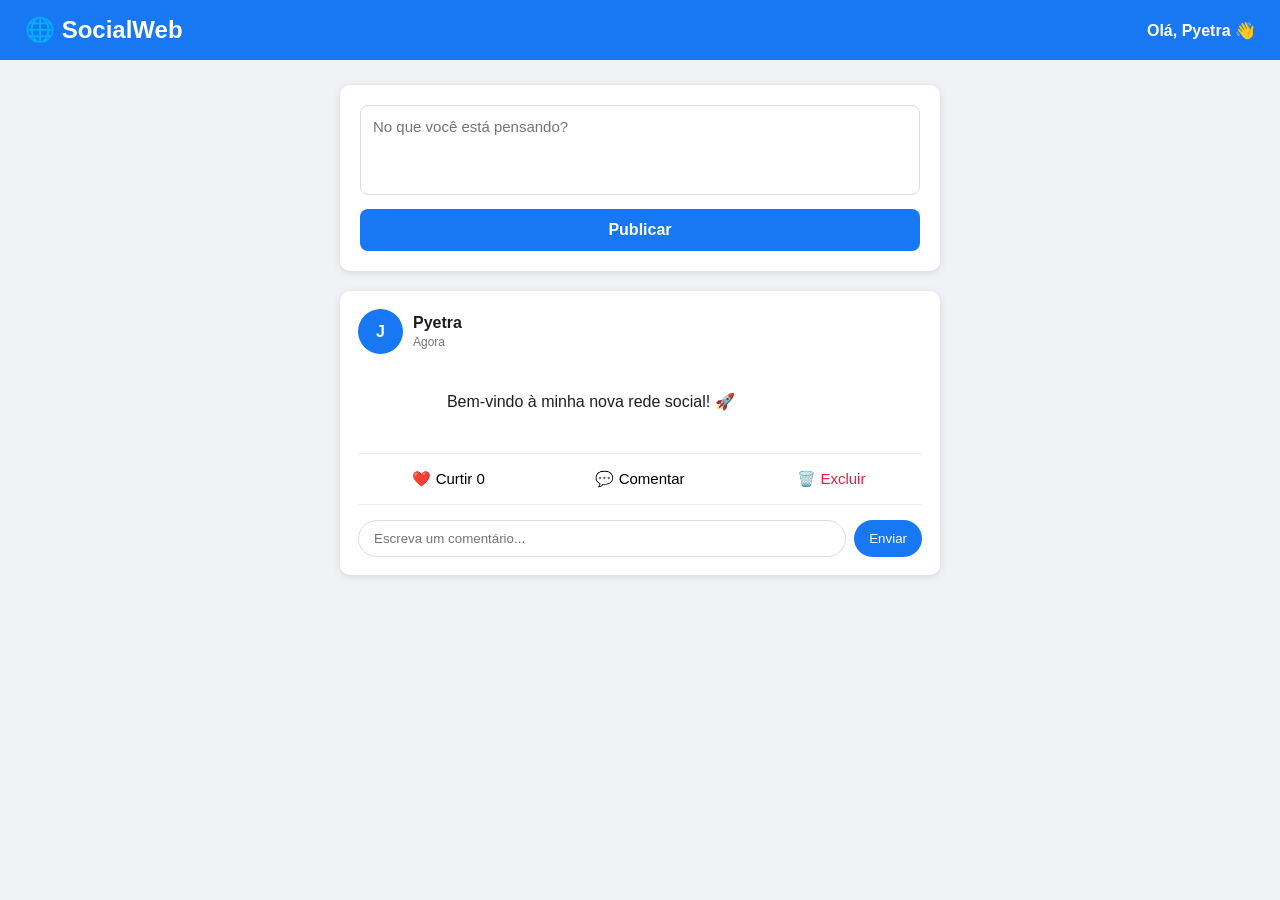
<file: PAGINA RESPONSIVA/index.html>
<!DOCTYPE html>
<html lang="pt-BR">
<head>
    <meta charset="UTF-8">
    <meta name="viewport" content="width=device-width, initial-scale=1.0">
    <title>SocialWeb</title>

    <style>
        * {
            margin: 0;
            padding: 0;
            box-sizing: border-box;
            font-family: Arial, sans-serif;
        }

        body {
            background: #f0f2f5;
            color: #1c1e21;
        }

        /* Cabeçalho */
        header {
            background: #1877f2;
            color: white;
            height: 60px;
            display: flex;
            align-items: center;
            justify-content: space-between;
            padding: 0 25px;
            position: sticky;
            top: 0;
            z-index: 10;
        }

        header h1 {
            font-size: 24px;
        }

        .perfil {
            font-weight: bold;
        }

        /* Container principal */
        main {
            width: 600px;
            max-width: 95%;
            margin: 25px auto;
        }

        /* Caixa de criar postagem */
        .criar-post {
            background: white;
            padding: 20px;
            border-radius: 10px;
            box-shadow: 0 2px 8px rgba(0,0,0,0.1);
            margin-bottom: 20px;
        }

        .criar-post textarea {
            width: 100%;
            height: 90px;
            resize: none;
            border: 1px solid #ddd;
            border-radius: 8px;
            padding: 12px;
            font-size: 15px;
            outline: none;
        }

        .criar-post textarea:focus {
            border-color: #1877f2;
        }

        .botao-publicar {
            width: 100%;
            margin-top: 10px;
            padding: 12px;
            background: #1877f2;
            color: white;
            border: none;
            border-radius: 8px;
            font-size: 16px;
            font-weight: bold;
            cursor: pointer;
        }

        .botao-publicar:hover {
            background: #0d65d9;
        }

        /* Publicação */
        .post {
            background: white;
            border-radius: 10px;
            margin-bottom: 20px;
            padding: 18px;
            box-shadow: 0 2px 8px rgba(0,0,0,0.1);
        }

        .post-header {
            display: flex;
            align-items: center;
            margin-bottom: 12px;
        }

        .avatar {
            width: 45px;
            height: 45px;
            background: #1877f2;
            color: white;
            border-radius: 50%;
            display: flex;
            align-items: center;
            justify-content: center;
            font-weight: bold;
            margin-right: 10px;
        }

        .nome {
            font-weight: bold;
        }

        .data {
            color: #777;
            font-size: 12px;
            margin-top: 3px;
        }

        .texto-post {
            font-size: 16px;
            line-height: 1.5;
            margin-bottom: 15px;
            white-space: pre-wrap;
        }

        /* Botões */
        .acoes {
            display: flex;
            border-top: 1px solid #eee;
            border-bottom: 1px solid #eee;
            padding: 8px 0;
            gap: 10px;
        }

        .acoes button {
            flex: 1;
            border: none;
            background: transparent;
            padding: 8px;
            cursor: pointer;
            font-size: 15px;
            border-radius: 6px;
        }

        .acoes button:hover {
            background: #f0f2f5;
        }

        .curtido {
            color: #1877f2;
            font-weight: bold;
        }

        /* Comentários */
        .comentarios {
            margin-top: 15px;
        }

        .comentario {
            background: #f0f2f5;
            padding: 10px;
            border-radius: 10px;
            margin-bottom: 8px;
        }

        .comentario strong {
            display: block;
            margin-bottom: 4px;
        }

        .campo-comentario {
            display: flex;
            gap: 8px;
            margin-top: 10px;
        }

        .campo-comentario input {
            flex: 1;
            border: 1px solid #ddd;
            border-radius: 20px;
            padding: 10px 15px;
            outline: none;
        }

        .campo-comentario button {
            background: #1877f2;
            color: white;
            border: none;
            border-radius: 20px;
            padding: 0 15px;
            cursor: pointer;
        }

        .excluir {
            color: #e41e3f !important;
        }

        @media (max-width: 500px) {
            header {
                padding: 0 15px;
            }

            header h1 {
                font-size: 20px;
            }

            main {
                max-width: 94%;
            }
        }
    </style>
</head>

<body>

    <header>
        <h1>🌐 SocialWeb</h1>
        <div class="perfil">Olá, Pyetra 👋</div>
    </header>

    <main>

        <!-- Criar publicação -->
        <section class="criar-post">
            <textarea 
                id="textoPost"
                placeholder="No que você está pensando?"
            ></textarea>

            <button class="botao-publicar" onclick="criarPost()">
                Publicar
            </button>
        </section>

        <!-- Feed -->
        <section id="feed">

            <!-- Post inicial -->
            <article class="post">

                <div class="post-header">
                    <div class="avatar">J</div>

                    <div>
                        <div class="nome">Pyetra</div>
                        <div class="data">Agora</div>
                    </div>
                </div>

                <div class="texto-post">
                    Bem-vindo à minha nova rede social! 🚀
                </div>

                <div class="acoes">
                    <button onclick="curtir(this)">
                        ❤️ Curtir <span>0</span>
                    </button>

                    <button onclick="focarComentario(this)">
                        💬 Comentar
                    </button>

                    <button class="excluir" onclick="excluirPost(this)">
                        🗑️ Excluir
                    </button>
                </div>

                <div class="comentarios">

                    <div class="lista-comentarios"></div>

                    <div class="campo-comentario">
                        <input 
                            type="text"
                            placeholder="Escreva um comentário..."
                            onkeydown="enviarComEnter(event, this)"
                        >

                        <button onclick="comentar(this)">
                            Enviar
                        </button>
                    </div>

                </div>

            </article>

        </section>

    </main>

    <script>

        // Criar nova publicação
        function criarPost() {

            const textarea = document.getElementById("textoPost");
            const texto = textarea.value.trim();

            if (texto === "") {
                alert("Digite alguma coisa antes de publicar!");
                return;
            }

            const agora = new Date();

            const horario = agora.toLocaleTimeString("pt-BR", {
                hour: "2-digit",
                minute: "2-digit"
            });

            const post = document.createElement("article");

            post.className = "post";

            post.innerHTML = `
                <div class="post-header">
                    <div class="avatar">J</div>

                    <div>
                        <div class="nome">João Silva</div>
                        <div class="data">Hoje às ${horario}</div>
                    </div>
                </div>

                <div class="texto-post">
                    ${escaparHTML(texto)}
                </div>

                <div class="acoes">

                    <button onclick="curtir(this)">
                        ❤️ Curtir <span>0</span>
                    </button>

                    <button onclick="focarComentario(this)">
                        💬 Comentar
                    </button>

                    <button class="excluir" onclick="excluirPost(this)">
                        🗑️ Excluir
                    </button>

                </div>

                <div class="comentarios">

                    <div class="lista-comentarios"></div>

                    <div class="campo-comentario">

                        <input 
                            type="text"
                            placeholder="Escreva um comentário..."
                            onkeydown="enviarComEnter(event, this)"
                        >

                        <button onclick="comentar(this)">
                            Enviar
                        </button>

                    </div>

                </div>
            `;

            const feed = document.getElementById("feed");

            feed.prepend(post);

            textarea.value = "";
        }


        // Curtir publicação
        function curtir(botao) {

            const contador = botao.querySelector("span");

            let quantidade = parseInt(contador.textContent);

            if (botao.classList.contains("curtido")) {

                quantidade--;

                botao.classList.remove("curtido");

            } else {

                quantidade++;

                botao.classList.add("curtido");

            }

            contador.textContent = quantidade;
        }


        // Adicionar comentário
        function comentar(botao) {

            const campo = botao.parentElement.querySelector("input");

            const texto = campo.value.trim();

            if (texto === "") {
                return;
            }

            const lista = botao
                .closest(".comentarios")
                .querySelector(".lista-comentarios");

            const comentario = document.createElement("div");

            comentario.className = "comentario";

            comentario.innerHTML = `
                <strong>João Silva</strong>
                ${escaparHTML(texto)}
            `;

            lista.appendChild(comentario);

            campo.value = "";
        }


        // Comentar pressionando Enter
        function enviarComEnter(event, input) {

            if (event.key === "Enter") {

                const botao = input.parentElement.querySelector("button");

                comentar(botao);
            }
        }


        // Focar no campo de comentário
        function focarComentario(botao) {

            const post = botao.closest(".post");

            const input = post.querySelector(".campo-comentario input");

            input.focus();
        }


        // Excluir publicação
        function excluirPost(botao) {

            const post = botao.closest(".post");

            if (confirm("Tem certeza que deseja excluir esta publicação?")) {
                post.remove();
            }
        }


        // Evita que HTML digitado pelo usuário seja executado
        function escaparHTML(texto) {

            const div = document.createElement("div");

            div.textContent = texto;

            return div.innerHTML;
        }

    </script>

</body>
</html>
</file>
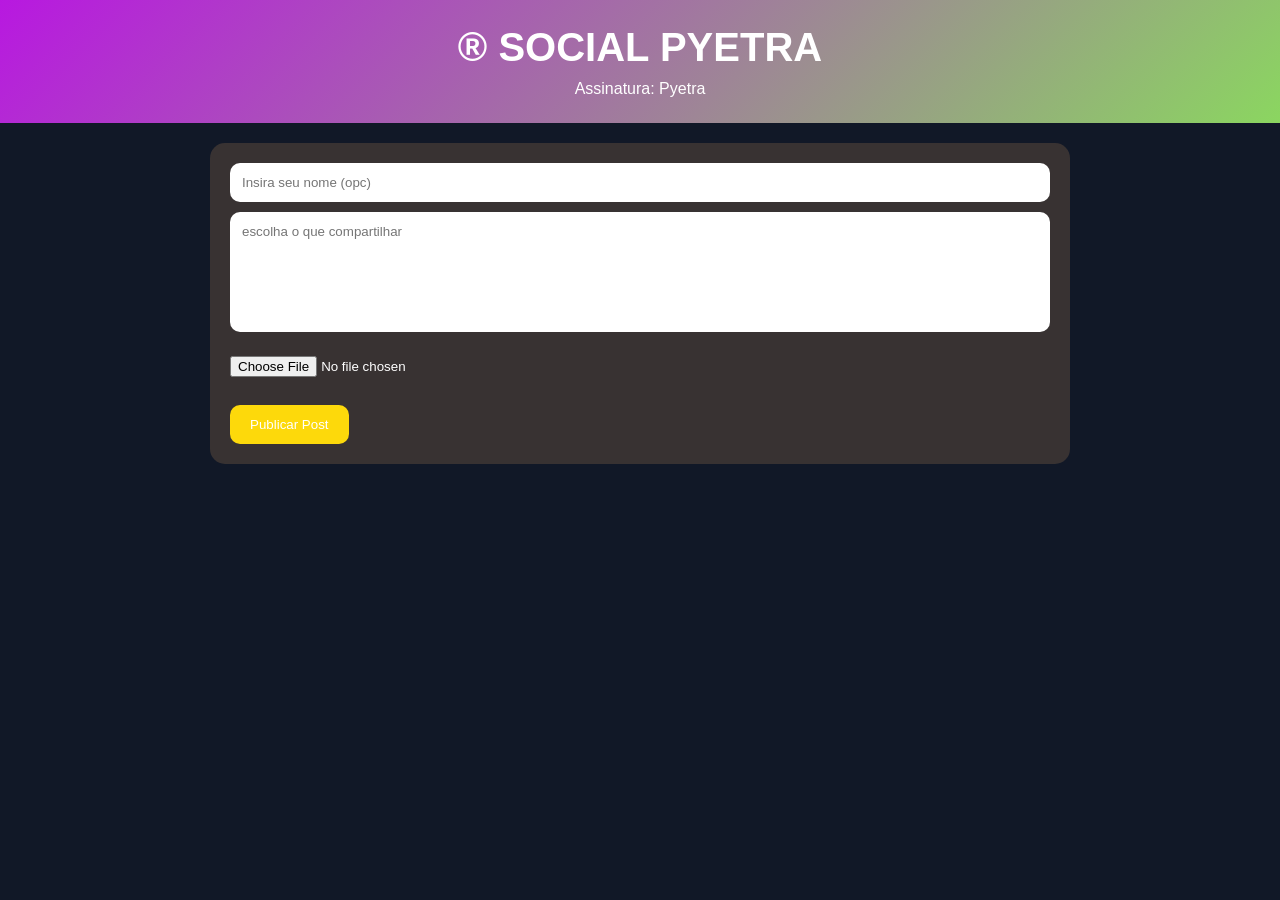
<file: PROJETO AGRINHO/index.html>
<!DOCTYPE html>
<html lang="pt-BR">
<head>
<meta charset="UTF-8">
<meta name="viewport" content="width=device-width, initial-scale=1.0">
<title>SOCIAL PYETRA</title>

<style>
*{
    margin:0;
    padding:0;
    box-sizing:border-box;
    font-family:Arial,sans-serif;
}

body{
    background:#111827;
    color:white;
}

header{
    background:linear-gradient(135deg,#b818e0,#8bd660);
    padding:25px;
    text-align:center;
}

header h1{
    font-size:40px;
}

header p{
    margin-top:10px;
}

.container{
    max-width:900px;
    margin:auto;
    padding:20px;
}

.novo-post{
    background:#383232;
    padding:20px;
    border-radius:15px;
    margin-bottom:20px;
}

input[type=text],
textarea{
    width:100%;
    padding:12px;
    border:none;
    border-radius:10px;
    margin-bottom:10px;
}

textarea{
    height:120px;
    resize:none;
}

input[type=file]{
    margin:10px 0;
}

button{
    background:#fdd90b;
    color:white;
    border:none;
    padding:12px 20px;
    border-radius:10px;
    cursor:pointer;
}

button:hover{
    background:#b4a0d3;
}

.post{
    background:#1f2937;
    margin-bottom:20px;
    border-radius:15px;
    overflow:hidden;
}

.post-header{
    padding:15px;
    background:#374151;
}

.post-header h3{
    margin-bottom:5px;
}

.post-conteudo{
    padding:15px;
}

.post img{
    width:100%;
    max-height:500px;
    object-fit:cover;
}

.acoes{
    padding:15px;
    border-top:1px solid #374151;
}

.like{
    cursor:pointer;
}

.comentarios{
    padding:15px;
}

.comentario{
    background:#374151;
    padding:10px;
    border-radius:8px;
    margin-top:8px;
}
</style>
</head>
<body>

<header>
<h1>® SOCIAL PYETRA</h1>
<p>Assinatura: Pyetra</p>
</header>

<div class="container">

<div class="novo-post">

<input type="text" id="nome" placeholder="Insira seu nome (opc)">

<textarea id="mensagem"
placeholder="escolha o que compartilhar"></textarea>

<input type="file" id="foto" accept="image/*">

<br><br>

<button onclick="publicar()">
Publicar Post
</button>

</div>

<div id="feed"></div>

</div>

<script>

function publicar(){

let nome =
document.getElementById("nome").value;

let mensagem =
document.getElementById("mensagem").value;

let foto =
document.getElementById("foto").files[0];

if(nome.trim() === ""){
    alert("Digite seu nome");
    return;
}

if(mensagem.trim() === "" && !foto){
    alert("Escreva algo ou envie uma foto");
    return;
}

let feed =
document.getElementById("feed");

let data =
new Date().toLocaleString("pt-BR");

let imagemHTML = "";

if(foto){
    let url =
    URL.createObjectURL(foto);

    imagemHTML =
    `<img src="${url}">`;
}

let post =
document.createElement("div");

post.className = "post";

post.innerHTML = `

<div class="post-header">
<h3>${nome}</h3>
<small>${data}</small>
</div>

<div class="post-conteudo">
<p>${mensagem}</p>
${imagemHTML}
</div>

<div class="acoes">
<span class="like"
onclick="curtir(this)">
❤️ Curtir (0)
</span>
</div>

<div class="comentarios">

<input type="text"
placeholder="Escreva um comentário">

<button onclick="comentar(this)">
Comentar
</button>

<div class="lista"></div>

</div>
`;

feed.prepend(post);

document.getElementById("nome").value="";
document.getElementById("mensagem").value="";
document.getElementById("foto").value="";
}

function curtir(el){

let texto = el.innerHTML;

let numero =
parseInt(texto.match(/\d+/)[0]);

numero++;

el.innerHTML =
`❤️ Curtir (${numero})`;
}

function comentar(botao){

let caixa =
botao.parentElement.querySelector("input");

if(caixa.value.trim() === ""){
    return;
}

let lista =
botao.parentElement.querySelector(".lista");

let div =
document.createElement("div");

div.className="comentario";

div.innerHTML =
caixa.value;

lista.appendChild(div);

caixa.value="";
}

</script>

</body>
</html>
</file>
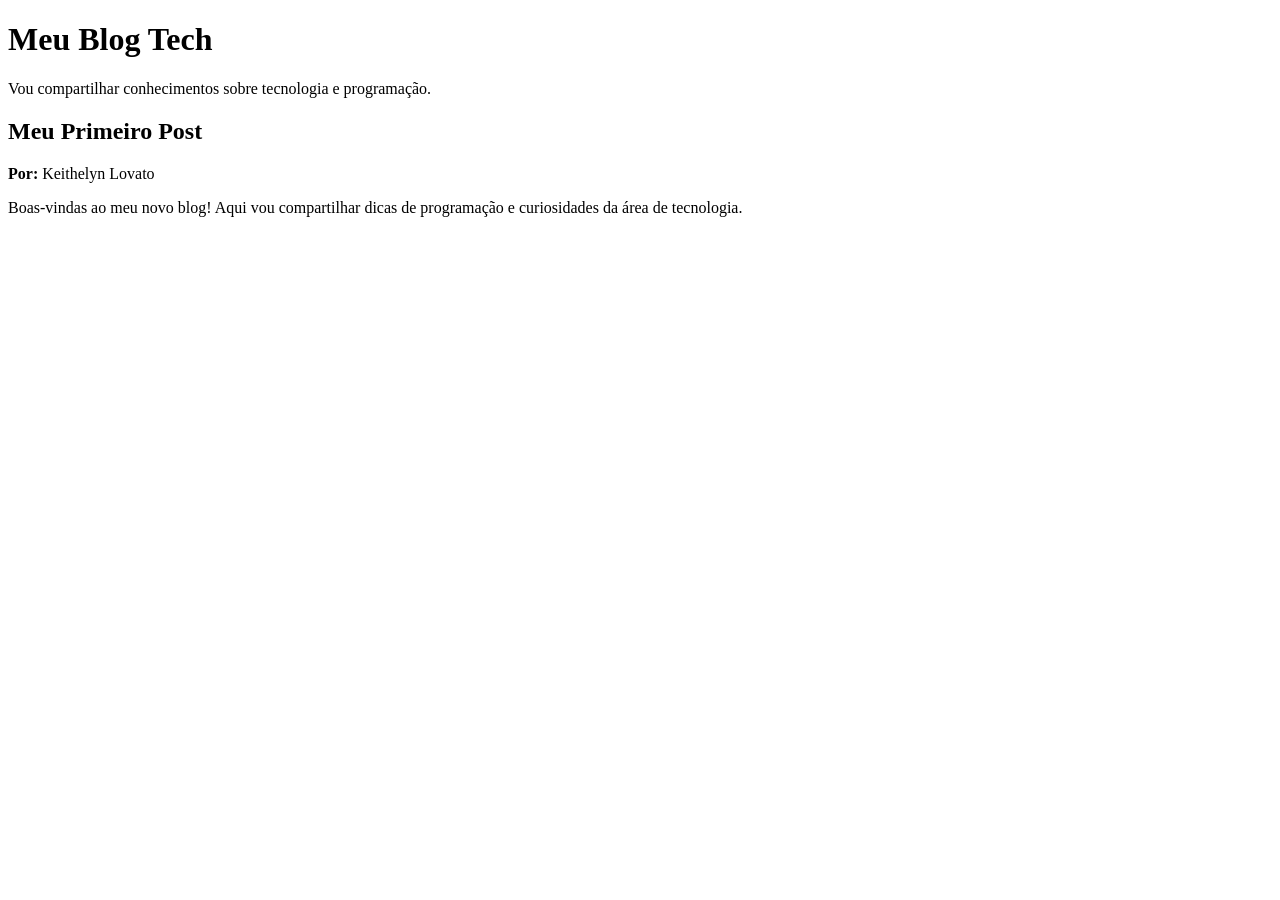
<file: html.html>
<!DOCTYPE html>
<html lang="pt-BR">
<head>
    <meta charset="UTF-8">
    <meta name="viewport" content="width=device-width, initial-scale=1.0">
    <title>Meu Blog Tech</title>
</head>
<body>

    <header>
        <h1>Meu Blog Tech</h1>
        <p>Vou compartilhar conhecimentos sobre tecnologia e programação.</p>
    </header>

    <main>
        <article>
            <h2>Meu Primeiro Post</h2>
            <p><strong>Por:</strong> Keithelyn Lovato</p>
            <p>
                Boas-vindas ao meu novo blog! Aqui vou compartilhar dicas de
                programação e curiosidades da área de tecnologia.
            </p>
        </article>
    </main>

</body>
</html>
</file>
